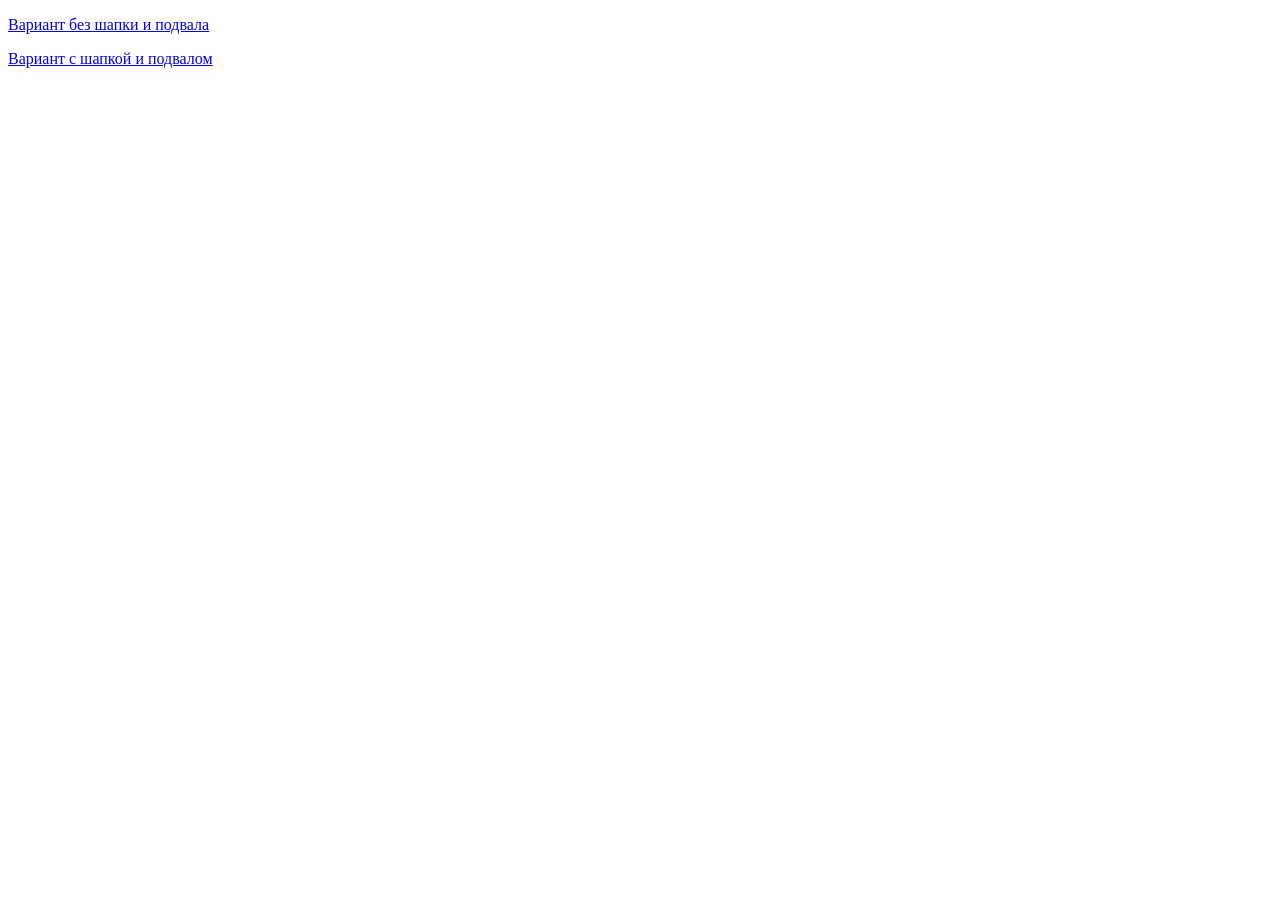
<file: index.html>
<!DOCTYPE html>
<html lang="ru">
<head>
    <meta charset="UTF-8">
</head>
<body>
    <p><a href="landing.html">Вариант без шапки и подвала</a></p>
    <p><a href="landing-full.html">Вариант с шапкой и подвалом</a></p>
</body>
</html>
</file>
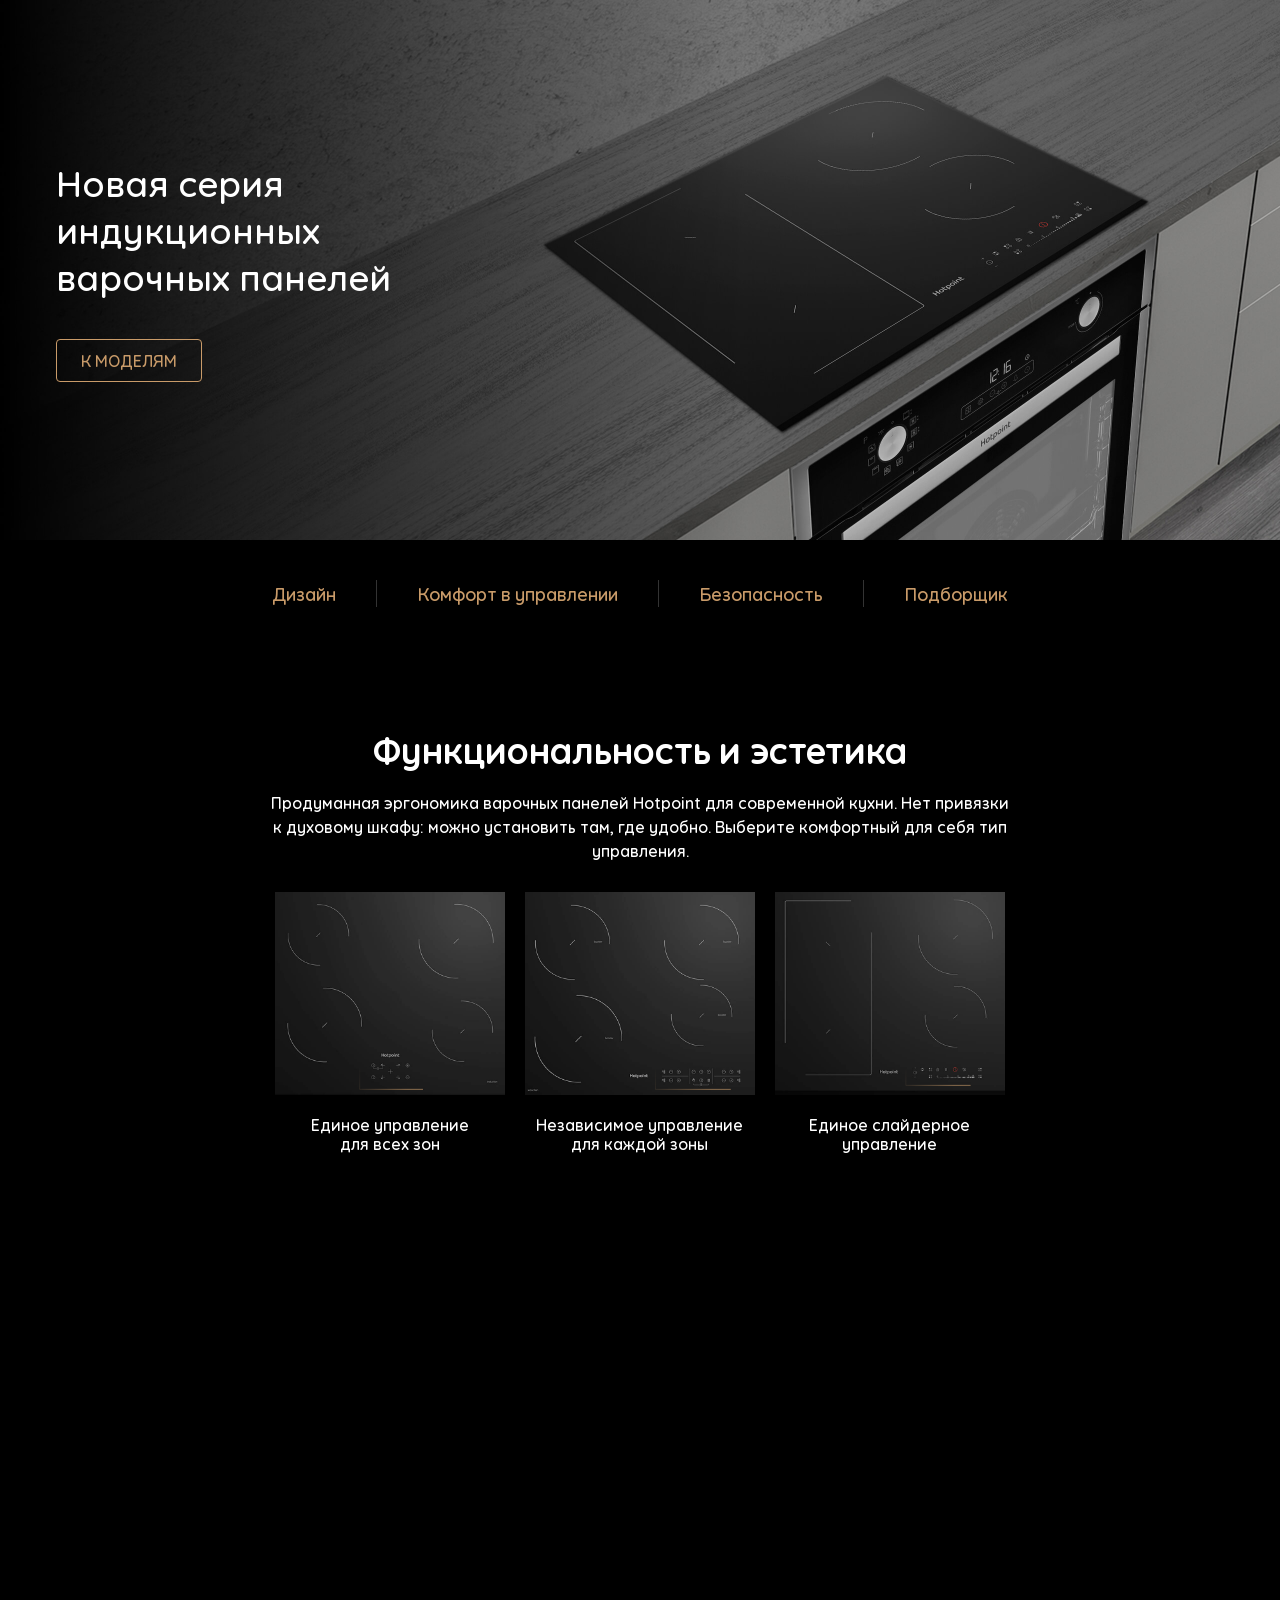
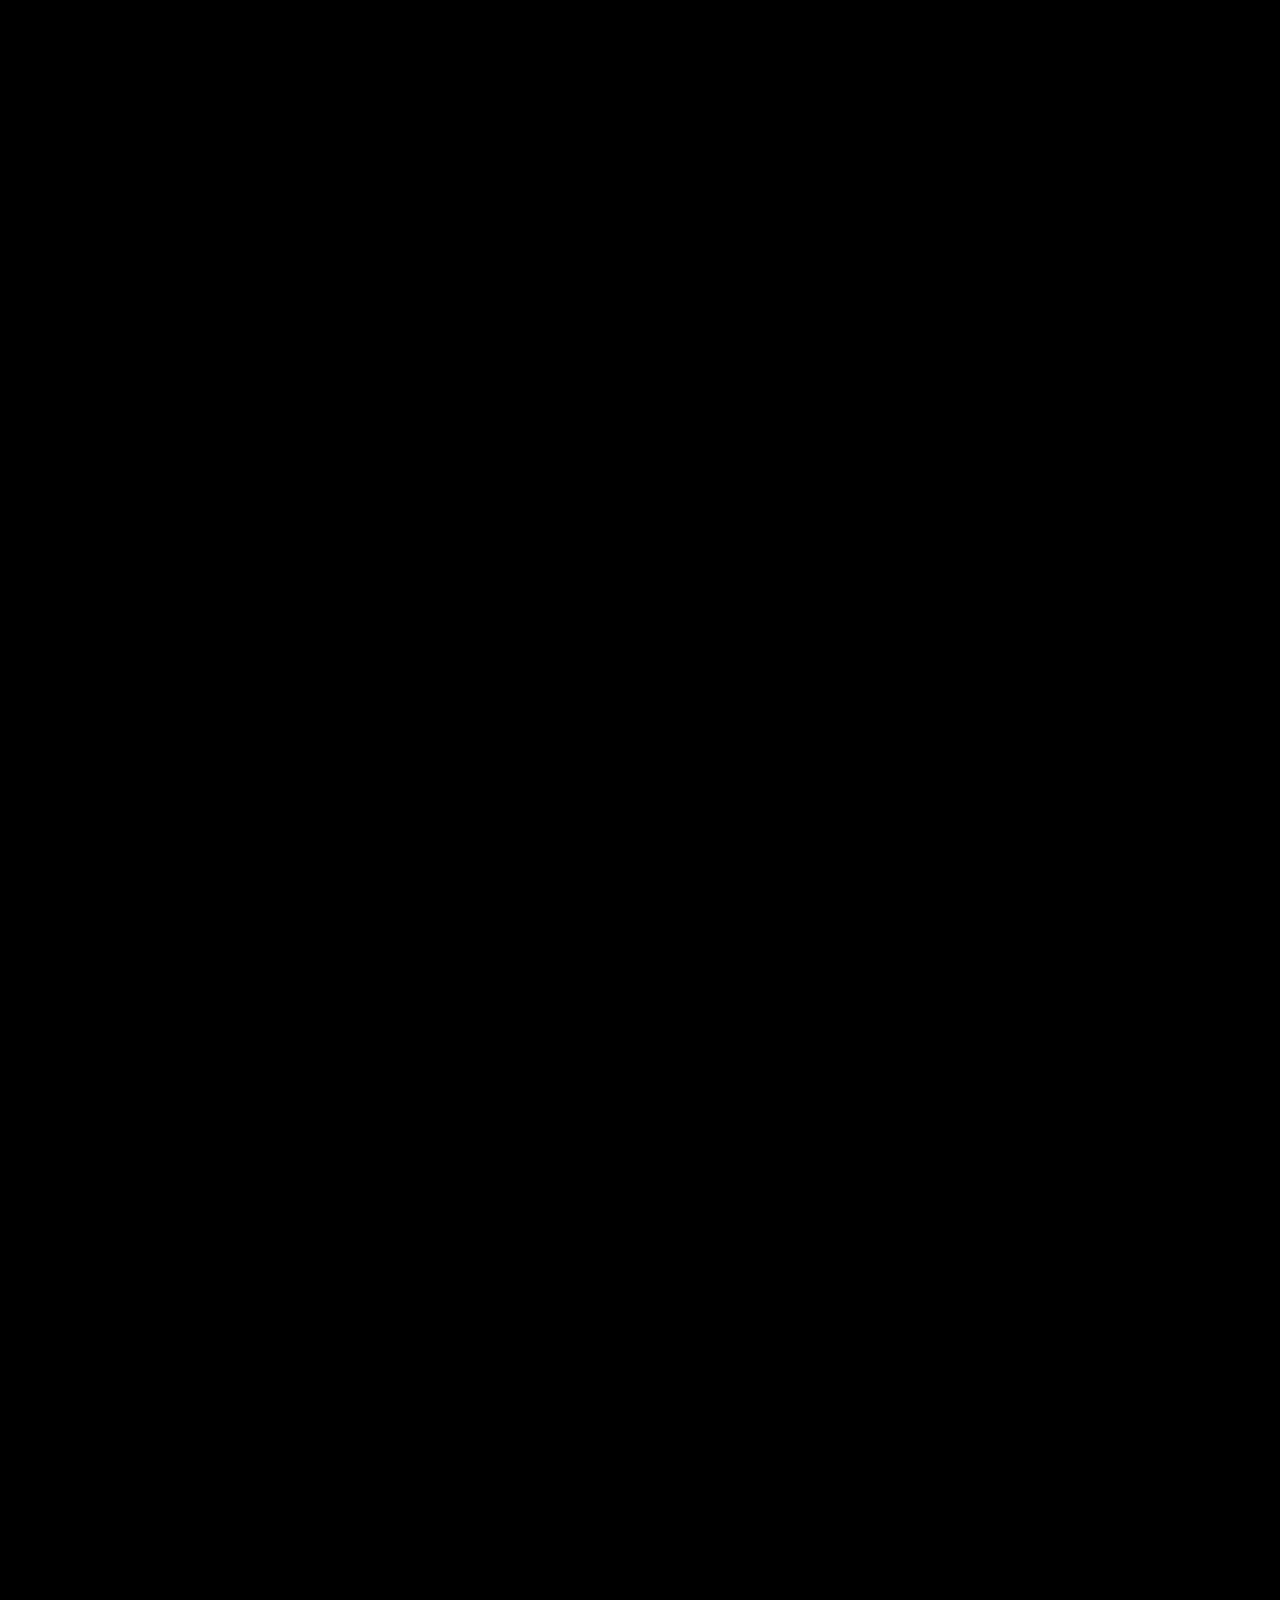
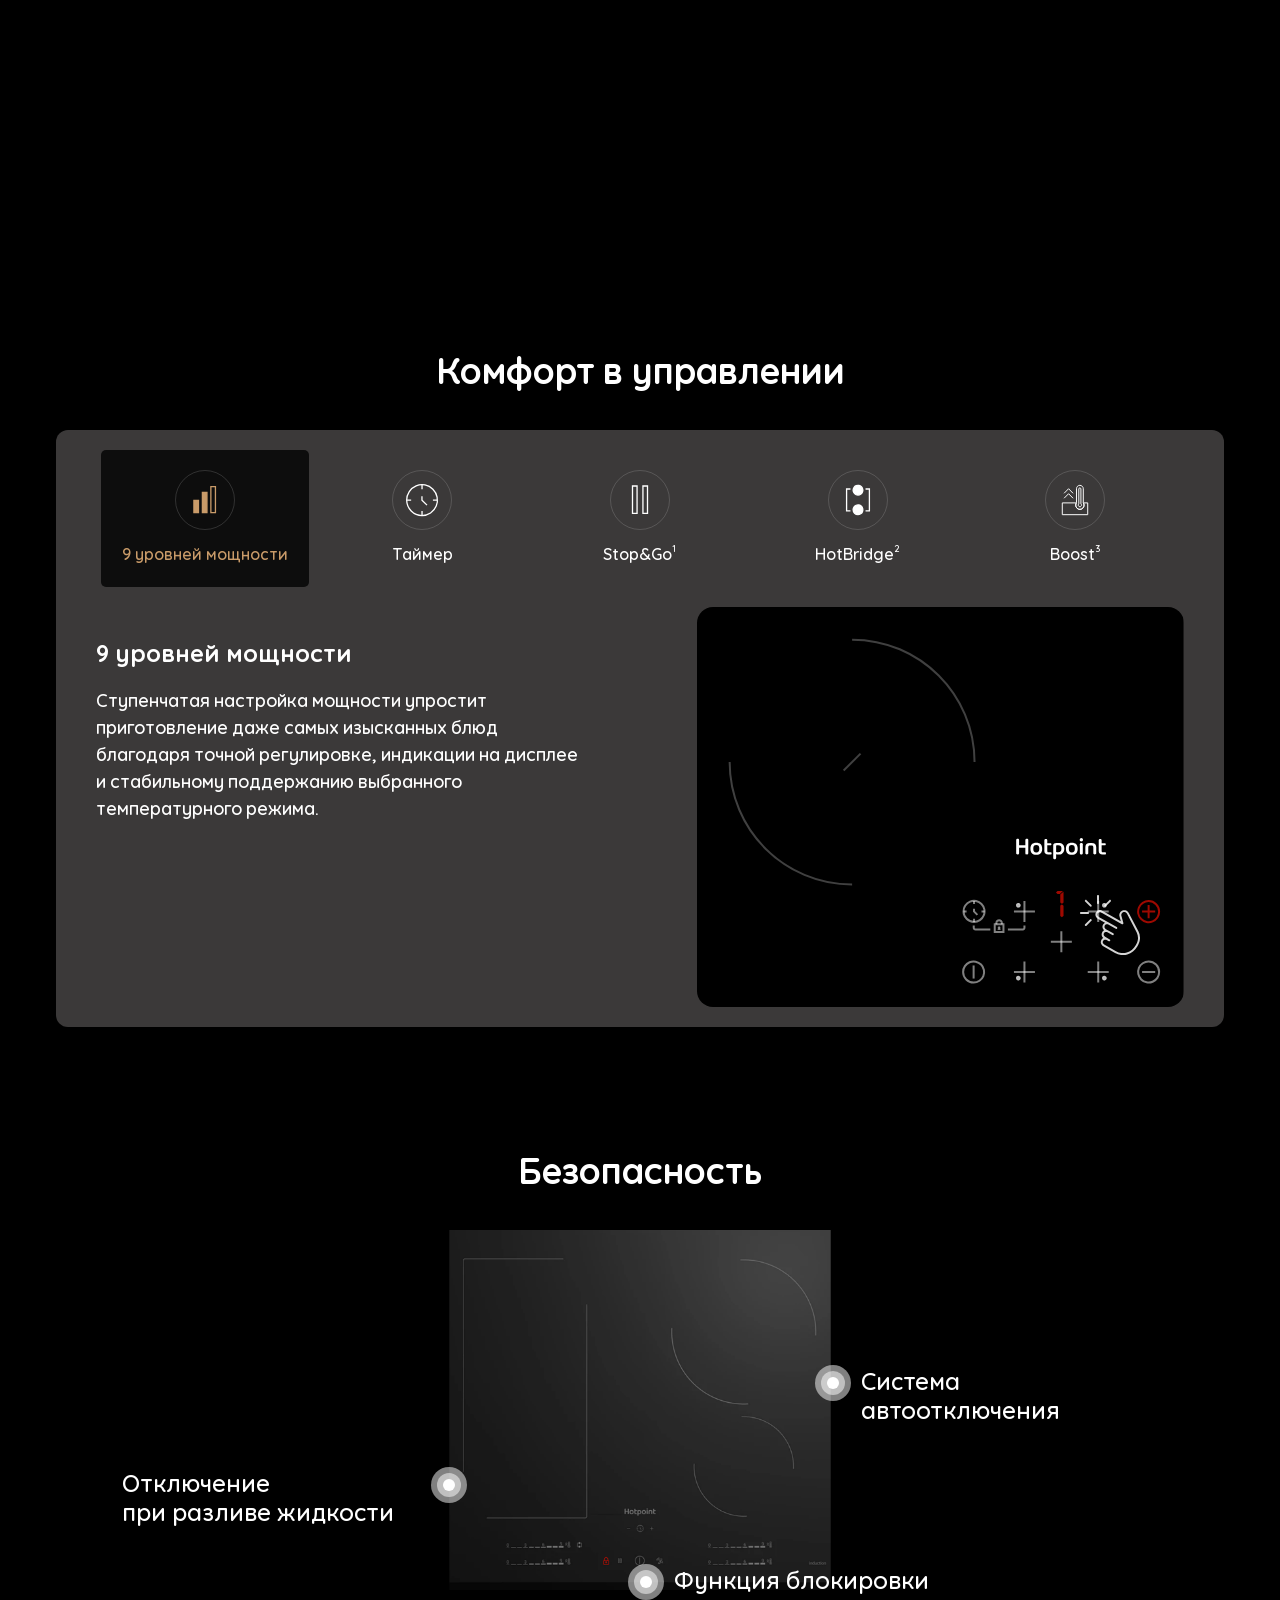
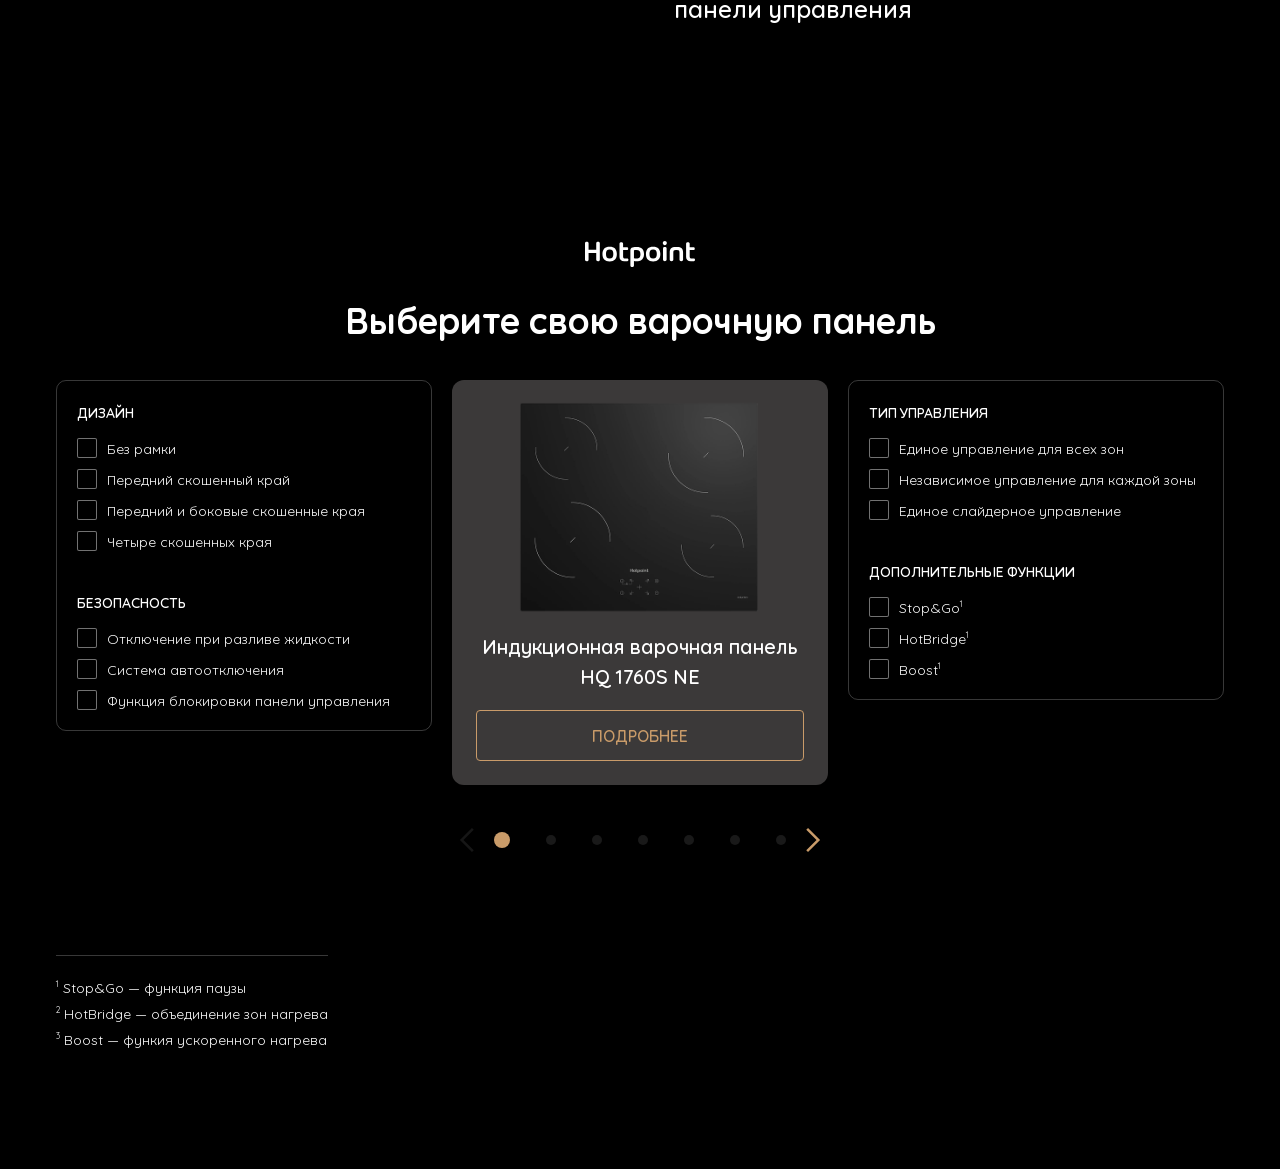
<file: landing.html>
<!DOCTYPE html>
<html lang="ru">
    <head>
        <meta charset="utf-8">
        <title>Hotpoint</title>

        <link rel="stylesheet" href="css/styles.css">
        <link rel="stylesheet" href="js/swiper/swiper-bundle.min.css" />

        <meta http-equiv="x-ua-compatible" content="ie=edge">
        <meta name="viewport" content="width=device-width">
    </head>

    <body style="margin:0; padding:0">

        <!-- land induction wrapper -->
        <div class="land-induction-wrapper">

            <div class="land-induction-welcome">
                <div class="land-induction-container">
                    <div class="land-induction-welcome-title">Новая серия<br> индукционных<br> варочных панелей</div>
                    <div class="land-induction-welcome-btn"><a href="#land-induction-catalogue">К&nbsp;моделям</a></div>
                </div>
            </div>

            <div class="land-induction-menu">
                <div class="land-induction-container">
                    <div class="land-induction-menu-list">
                        <div class="land-induction-menu-item"><a href="#land-induction-design">Дизайн</a></div>
                        <div class="land-induction-menu-sep"></div>
                        <div class="land-induction-menu-item"><a href="#land-induction-comfort">Комфорт в управлении</a></div>
                        <div class="land-induction-menu-sep"></div>
                        <div class="land-induction-menu-item"><a href="#land-induction-security">Безопасность</a></div>
                        <div class="land-induction-menu-sep"></div>
                        <div class="land-induction-menu-item"><a href="#land-induction-catalogue">Подборщик</a></div>
                    </div>
                </div>
            </div>

            <!-- land induction design -->
            <div class="land-induction-design" id="land-induction-design">
                <div class="land-induction-design-container">

                    <div class="land-induction-design-item active">
                        <div class="land-induction-container">
                            <div class="land-induction-design-pre-rext">
                                <div class="land-induction-design-item-title">Функциональность и&nbsp;эстетика</div>
                                <div class="land-induction-design-item-text">Продуманная эргономика варочных панелей Hotpoint для&nbsp;современной кухни. Нет привязки к&nbsp;духовому шкафу: можно установить там, где удобно. Выберите комфортный для&nbsp;себя тип управления.</div>
                            </div>
                            <div class="land-induction-design-item-func">
                                <div class="land-induction-design-item-func-item active">
                                    <div class="land-induction-design-item-func-item-img">
                                        <img src="img/land-induction-design-item-func-1.jpg" alt="">
                                        <div class="land-induction-design-item-func-item-light land-induction-design-item-func-item-light-1"><img src="img/land-induction-design-item-func-1-light.svg" alt=""></div>
                                    </div>
                                    <div class="land-induction-design-item-func-item-title">Единое управление<br> для всех зон</div>
                                </div>
                                <div class="land-induction-design-item-func-item">
                                    <div class="land-induction-design-item-func-item-img">
                                        <img src="img/land-induction-design-item-func-2.jpg" alt="">
                                        <div class="land-induction-design-item-func-item-light land-induction-design-item-func-item-light-2"><img src="img/land-induction-design-item-func-2-light.svg" alt=""></div>
                                    </div>
                                    <div class="land-induction-design-item-func-item-title">Независимое управление<br> для каждой зоны</div>
                                </div>
                                <div class="land-induction-design-item-func-item">
                                    <div class="land-induction-design-item-func-item-img">
                                        <img src="img/land-induction-design-item-func-3.jpg" alt="">
                                        <div class="land-induction-design-item-func-item-light land-induction-design-item-func-item-light-3"><img src="img/land-induction-design-item-func-3-light.svg" alt=""></div>
                                    </div>
                                    <div class="land-induction-design-item-func-item-title">Единое слайдерное<br> управление</div>
                                </div>
                            </div>
                        </div>
                    </div>

                    <div class="land-induction-design-item">
                        <div class="land-induction-container">
                            <div class="land-induction-design-pre-rext">
                                <div class="land-induction-design-item-title">Дизайн, который впечатляет</div>
                                <div class="land-induction-design-item-text">Четкие, графичные линии органично вписываются в&nbsp;интерьер.<br> Выберите удобную для себя вариацию краев панели.</div>
                            </div>
                            <div class="land-induction-design-item-borders">
                                <div class="land-induction-design-item-borders-item active">
                                    <div class="land-induction-design-item-borders-item-img">
                                        <img src="img/land-induction-design-item-borders-1.jpg" alt="">
                                    </div>
                                    <div class="land-induction-design-item-func-item-title">Без рамки</div>
                                </div>
                                <div class="land-induction-design-item-borders-item">
                                    <div class="land-induction-design-item-borders-item-img">
                                        <img src="img/land-induction-design-item-borders-2.jpg" alt="">
                                        <div class="land-induction-design-item-borders-item-light-2"></div>
                                    </div>
                                    <div class="land-induction-design-item-func-item-title">Передний<br> скошенный край</div>
                                </div>
                                <div class="land-induction-design-item-borders-item">
                                    <div class="land-induction-design-item-borders-item-img">
                                        <img src="img/land-induction-design-item-borders-3.jpg" alt="">
                                        <div class="land-induction-design-item-borders-item-light-3-1"></div>
                                        <div class="land-induction-design-item-borders-item-light-3-2"></div>
                                        <div class="land-induction-design-item-borders-item-light-3-3"></div>
                                    </div>
                                    <div class="land-induction-design-item-func-item-title">Передний и боковые<br> скошенные края</div>
                                </div>
                                <div class="land-induction-design-item-borders-item">
                                    <div class="land-induction-design-item-borders-item-img">
                                        <img src="img/land-induction-design-item-borders-4.jpg" alt="">
                                        <div class="land-induction-design-item-borders-item-light-4-1"></div>
                                        <div class="land-induction-design-item-borders-item-light-4-2"></div>
                                        <div class="land-induction-design-item-borders-item-light-4-3"></div>
                                        <div class="land-induction-design-item-borders-item-light-4-4"></div>
                                    </div>
                                    <div class="land-induction-design-item-func-item-title">Четыре скошенных края</div>
                                </div>
                            </div>
                        </div>
                    </div>

                    <div class="land-induction-design-item">
                        <div class="land-induction-container">
                            <div class="land-induction-design-pre-rext">
                                <div class="land-induction-design-item-title">Обновленный дизайн расположения зон нагрева</div>
                                <div class="land-induction-design-item-text">Готовьте все, что захотите: легко размещайте посуду любой формы, сохраняя эффективность нагрева и&nbsp;удобство приготовления.</div>
                            </div>
                            <div class="land-induction-design-item-zones">
                                <div class="land-induction-design-item-zones-panel"><img src="img/land-induction-design-item-zones.jpg" alt=""></div>
                                <div class="land-induction-design-item-zones-crockery land-induction-design-item-zones-crockery-1"><img src="img/land-induction-design-item-zones-crockery-1.png" alt=""></div>
                                <div class="land-induction-design-item-zones-crockery land-induction-design-item-zones-crockery-2"><img src="img/land-induction-design-item-zones-crockery-2.png" alt=""></div>
                                <div class="land-induction-design-item-zones-crockery land-induction-design-item-zones-crockery-3"><img src="img/land-induction-design-item-zones-crockery-3.png" alt=""></div>
                                <div class="land-induction-design-item-zones-crockery land-induction-design-item-zones-crockery-4"><img src="img/land-induction-design-item-zones-crockery-4.png" alt=""></div>
                            </div>
                        </div>
                    </div>

                </div>
            </div>
            <!-- land induction design END -->

            <!-- land induction comfort -->
            <div class="land-induction-comfort" id="land-induction-comfort">
                <div class="land-induction-container">
                    <div class="land-induction-comfort-title">Комфорт в&nbsp;управлении</div>
                    <div class="land-induction-comfort-slider">
                        <div class="land-induction-comfort-slider-list">
                            <div class="land-induction-comfort-slider-item active">
                                <div class="land-induction-comfort-slider-item-title-mobile">9&nbsp;уровней мощности</div>
                                <div class="land-induction-comfort-slider-item-img">
                                    <div class="land-induction-comfort-slider-item-img-bg"><img src="img/land-induction-comfort-1.svg" alt=""></div>
                                    <div class="land-induction-comfort-slider-item-img-handle land-induction-comfort-slider-item-img-handle-1"></div>
                                    <div class="land-induction-comfort-slider-item-1-digit">1</div>
                                </div>
                                <div class="land-induction-comfort-slider-item-info">
                                    <div class="land-induction-comfort-slider-item-title">9&nbsp;уровней мощности</div>
                                    <div class="land-induction-comfort-slider-item-text">Ступенчатая настройка мощности упростит приготовление даже самых изысканных блюд благодаря точной регулировке, индикации на&nbsp;дисплее и&nbsp;стабильному поддержанию выбранного температурного режима.</div>
                                </div>
                            </div>
                            <div class="land-induction-comfort-slider-item">
                                <div class="land-induction-comfort-slider-item-title-mobile">Таймер</div>
                                <div class="land-induction-comfort-slider-item-img">
                                    <div class="land-induction-comfort-slider-item-img-bg"><img src="img/land-induction-comfort-2.svg" alt=""></div>
                                    <div class="land-induction-comfort-slider-item-img-handle land-induction-comfort-slider-item-img-handle-2"></div>
                                    <div class="land-induction-comfort-slider-item-2-digits">00:07</div>
                                </div>
                                <div class="land-induction-comfort-slider-item-info">
                                    <div class="land-induction-comfort-slider-item-title">Таймер</div>
                                    <div class="land-induction-comfort-slider-item-text">Не&nbsp;думать о&nbsp;времени приготовления или строго следовать рецепту легко, если установить таймер. Варочная поверхность самостоятельно отключится точно в&nbsp;нужный момент, а&nbsp;приятный звуковой сигнал оповестит вас, что блюдо готово.</div>
                                </div>
                            </div>
                            <div class="land-induction-comfort-slider-item">
                                <div class="land-induction-comfort-slider-item-title-mobile">Функция паузы Stop&rsquo;n&rsquo;Go<sup>1</sup></div>
                                <div class="land-induction-comfort-slider-item-img">
                                    <div class="land-induction-comfort-slider-item-img-bg"><img src="img/land-induction-comfort-3.svg" alt=""></div>
                                    <div class="land-induction-comfort-slider-item-img-3-pause"><img src="img/land-induction-comfort-3-pause.svg" alt=""></div>
                                    <div class="land-induction-comfort-slider-item-img-handle land-induction-comfort-slider-item-img-handle-3"></div>
                                    <div class="land-induction-comfort-slider-item-img-3-crockery"><img src="img/land-induction-comfort-3-crockery.png" alt=""></div>
                                    <div class="land-induction-comfort-slider-item-img-3-steam"><img src="img/land-induction-comfort-3-steam.png" alt=""></div>
                                </div>
                                <div class="land-induction-comfort-slider-item-info">
                                    <div class="land-induction-comfort-slider-item-title">Функция паузы<br> Stop&rsquo;n&rsquo;Go<sup>1</sup></div>
                                    <div class="land-induction-comfort-slider-item-text">Отлучайтесь с&nbsp;кухни, когда это необходимо. Приостановите нагрев или другие настройки мгновенно, одним касанием&nbsp;&mdash; и&nbsp;сразу для всех активных конфорок. Повторное нажатие на&nbsp;кнопку &laquo;Пауза&raquo; вернет все настройки в&nbsp;исходное положение.</div>
                                    <div class="land-induction-comfort-slider-item-text"><sup>1</sup>Стоп энд гоу</div>
                                </div>
                            </div>
                            <div class="land-induction-comfort-slider-item">
                                <div class="land-induction-comfort-slider-item-title-mobile">Объединение зон<br> нагрева HotBridge<sup>2</sup></div>
                                <div class="land-induction-comfort-slider-item-img">
                                    <div class="land-induction-comfort-slider-item-img-bg"><img src="img/land-induction-comfort-4.svg" alt=""></div>
                                    <div class="land-induction-comfort-slider-item-img-4-ctrl"><img src="img/land-induction-comfort-4-ctrl.svg" alt=""></div>
                                    <div class="land-induction-comfort-slider-item-img-handle land-induction-comfort-slider-item-img-handle-4"></div>
                                    <div class="land-induction-comfort-slider-item-img-4-border"></div>
                                    <div class="land-induction-comfort-slider-item-img-4-crockery"><img src="img/land-induction-comfort-4-crockery.png" alt=""></div>
                                </div>
                                <div class="land-induction-comfort-slider-item-info">
                                    <div class="land-induction-comfort-slider-item-title">Объединение зон нагрева<br> HotBridge<sup>2</sup></div>
                                    <div class="land-induction-comfort-slider-item-text">Пробуйте новое и&nbsp;смело готовьте на&nbsp;большую компанию: с&nbsp;функцией объединения зон нагрева две соседние конфорки образуют единую зону с&nbsp;равномерным, мощным нагревом. Удобно, чтобы тушить мясо в&nbsp;утятнице, готовить большие порции рагу или другие блюда в&nbsp;овальных или прямоугольных формах нестандартных размеров.</div>
                                    <div class="land-induction-comfort-slider-item-text"><sup>2</sup>ХотБридж</div>
                                </div>
                            </div>
                            <div class="land-induction-comfort-slider-item">
                                <div class="land-induction-comfort-slider-item-title-mobile">Функция ускоренного<br> нагрева Boost<sup>3</sup></div>
                                <div class="land-induction-comfort-slider-item-img">
                                    <div class="land-induction-comfort-slider-item-img-bg"><img src="img/land-induction-comfort-5.svg" alt=""></div>
                                    <div class="land-induction-comfort-slider-item-img-handle land-induction-comfort-slider-item-img-handle-5"></div>
                                    <div class="land-induction-comfort-slider-item-img-5-crockery-1"><img src="img/land-induction-comfort-5-crockery-1.png" alt=""></div>
                                    <div class="land-induction-comfort-slider-item-img-5-crockery-2"><img src="img/land-induction-comfort-5-crockery-2.png" alt=""></div>
                                    <div class="land-induction-comfort-slider-item-img-5-crockery-3"><img src="img/land-induction-comfort-5-crockery-3.png" alt=""></div>
                                    <div class="land-induction-comfort-slider-item-img-5-steam"><img src="img/land-induction-comfort-5-steam-1.png" alt=""><img src="img/land-induction-comfort-5-steam-2.png" alt=""><img src="img/land-induction-comfort-5-steam-3.png" alt=""></div>
                                </div>
                                <div class="land-induction-comfort-slider-item-info">
                                    <div class="land-induction-comfort-slider-item-title">Функция ускоренного нагрева<br> Boost<sup>3</sup></div>
                                    <div class="land-induction-comfort-slider-item-text">Не&nbsp;теряйте времени&nbsp;&mdash; с&nbsp;режимом ускоренного нагрева вы&nbsp;сокращаете период разогрева конфорки до&nbsp;считанных секунд. Это поможет не&nbsp;только быстро вскипятить воду, но&nbsp;и&nbsp;начать готовить как можно скорее.</div>
                                    <div class="land-induction-comfort-slider-item-text"><sup>3</sup>Буст</div>
                                </div>
                            </div>
                        </div>
                        <div class="land-induction-comfort-slider-menu">
                            <div class="land-induction-comfort-slider-menu-item active">
                                <div class="land-induction-comfort-slider-menu-item-icon">
                                    <svg viewBox="0 0 92 91" xmlns="http://www.w3.org/2000/svg">
                                        <path d="M36 46H29V65H36V46Z" stroke-width="2" stroke-miterlimit="10" />
                                        <path d="M62 25H55V65H62V25Z" fill="none" stroke-width="2" stroke-miterlimit="10" />
                                        <path d="M49 34H42V65H49V34Z" stroke-width="2" stroke-miterlimit="10" />
                                    </svg>
                                </div>
                                <div class="land-induction-comfort-slider-menu-item-title">9 уровней мощности</div>
                            </div>
                            <div class="land-induction-comfort-slider-menu-item">
                                <div class="land-induction-comfort-slider-menu-item-icon">
                                    <svg viewBox="0 0 92 91" xmlns="http://www.w3.org/2000/svg">
                                        <path d="M46.0472 69.3235C50.7061 69.3268 55.2611 67.9416 59.1362 65.3429C63.0113 62.7442 66.0322 59.0488 67.8166 54.7245C69.601 50.4002 70.0688 45.6414 69.1607 41.0498C68.2526 36.4583 66.0096 32.2405 62.7153 28.9303C59.421 25.6201 55.2234 23.3663 50.6539 22.4539C46.0844 21.5414 41.3482 22.0113 37.0446 23.8043C32.741 25.5973 29.0634 28.6329 26.4772 32.5267C23.8909 36.4204 22.5123 40.9974 22.5156 45.6787C22.5423 51.9415 25.03 57.9401 29.4372 62.3685C33.8445 66.797 39.8145 69.2967 46.0472 69.3235Z" fill="none" stroke-width="2" stroke-miterlimit="10" />
                                        <path d="M46.0469 22.0167V28.8863" fill="none" stroke-width="2" stroke-miterlimit="10" />
                                        <path d="M69.5957 45.6616H62.7422" fill="none" stroke-width="2" stroke-miterlimit="10" />
                                        <path d="M46.0469 69.3232V62.4536" fill="none" stroke-width="2" stroke-miterlimit="10" />
                                        <path d="M22.5 45.6616H29.3535" fill="none" stroke-width="2" stroke-miterlimit="10" />
                                        <path d="M45.9453 39.5723V45.6785L53.6597 53.4132" fill="none" stroke-width="2" stroke-miterlimit="10" />
                                    </svg>
                                </div>
                                <div class="land-induction-comfort-slider-menu-item-title">Таймер</div>
                            </div>
                            <div class="land-induction-comfort-slider-menu-item">
                                <div class="land-induction-comfort-slider-menu-item-icon">
                                    <svg viewBox="0 0 92 91" xmlns="http://www.w3.org/2000/svg">
                                        <path d="M41.5 24H34.5V66H41.5V24Z" fill="none" stroke-width="2" stroke-miterlimit="10" />
                                        <path d="M57.5 24H50.5V66H57.5V24Z" fill="none" stroke-width="2" stroke-miterlimit="10" />
                                    </svg>
                                </div>
                                <div class="land-induction-comfort-slider-menu-item-title">Stop&amp;Go<sup>1</sup></div>
                            </div>
                            <div class="land-induction-comfort-slider-menu-item">
                                <div class="land-induction-comfort-slider-menu-item-icon">
                                    <svg viewBox="0 0 92 91" xmlns="http://www.w3.org/2000/svg">
                                        <path d="M50.1032 36.7024C48.8798 37.5238 47.442 37.9619 45.9715 37.9619C43.9998 37.9619 42.1079 37.1749 40.7122 35.7724C39.3163 34.3699 38.5312 32.4666 38.5312 30.4809C38.5312 29.0003 38.9682 27.5533 39.7864 26.3229C40.6045 25.0927 41.767 24.1345 43.126 23.5688C44.4849 23.0032 45.9799 22.8553 47.4222 23.1436C48.8645 23.4318 50.19 24.1436 51.2309 25.1894C52.2718 26.2354 52.9812 27.5685 53.2687 29.0206C53.5561 30.4727 53.4085 31.9776 52.8448 33.3452C52.281 34.7127 51.3267 35.8809 50.1032 36.7024Z" stroke-width="2" />
                                        <path d="M50.1032 66.7077C48.8798 67.5291 47.442 67.9673 45.9715 67.9673C43.9998 67.9673 42.1079 67.1802 40.7122 65.7778C39.3163 64.3752 38.5312 62.4719 38.5312 60.4863C38.5312 59.0057 38.9682 57.5587 39.7864 56.3283C40.6045 55.098 41.767 54.1398 43.126 53.5742C44.4849 53.0086 45.9799 52.8607 47.4222 53.1489C48.8645 53.4372 50.19 54.1489 51.2309 55.1948C52.2718 56.2407 52.9812 57.5739 53.2687 59.0259C53.5561 60.478 53.4085 61.9832 52.8448 63.3508C52.2811 64.7183 51.3267 65.8863 50.1032 66.7077Z" stroke-width="2" />
                                        <path d="M34.4251 28.6658H28.5V62.1316H34.4251" fill="none" stroke-width="2" stroke-miterlimit="10" />
                                        <path d="M57.5547 62.1316H63.4798V28.6658H57.5547" fill="none" stroke-width="2" stroke-miterlimit="10" />
                                    </svg>
                                </div>
                                <div class="land-induction-comfort-slider-menu-item-title">HotBridge<sup>2</sup></div>
                            </div>
                            <div class="land-induction-comfort-slider-menu-item">
                                <div class="land-induction-comfort-slider-menu-item-icon">
                                    <svg viewBox="0 0 92 91" xmlns="http://www.w3.org/2000/svg">
                                        <path fill-rule="evenodd" clip-rule="evenodd" d="M26.5 49.9491H48.098C47.4581 50.9629 47.1159 52.141 47.1117 53.3453C47.0902 54.3582 47.3033 55.3621 47.7336 56.2761C48.164 57.1901 48.7996 57.9886 49.5894 58.6074C50.3791 59.2262 51.3009 59.6479 52.2804 59.8386C53.26 60.0293 54.27 59.9836 55.229 59.7053C56.188 59.4269 57.0692 58.9237 57.8017 58.2361C58.5342 57.5485 59.0976 56.6958 59.4463 55.7466C59.7951 54.7974 59.9194 53.7782 59.8095 52.7713C59.6995 51.7643 59.3583 50.7976 58.8133 49.9491H65.5V68H26.5V49.9491Z" fill="none" stroke-width="1.5" />
                                        <path d="M53.4952 23C54.8758 23.0089 56.1973 23.5699 57.1735 24.5616C58.1498 25.5533 58.7021 26.8957 58.7108 28.2981V49.7112C59.4535 50.7789 59.8507 52.0548 59.8476 53.3621C59.8476 55.078 59.1766 56.7237 57.9821 57.937C56.7877 59.1503 55.1677 59.8319 53.4785 59.8319C51.7893 59.8319 50.1693 59.1503 48.9749 57.937C47.7805 56.7237 47.1095 55.078 47.1095 53.3621C47.1022 52.0489 47.5127 50.7684 48.2797 49.7112V28.2981C48.2797 26.8929 48.8291 25.5453 49.8073 24.5518C50.7854 23.5582 52.112 23 53.4952 23Z" fill="none" stroke-width="1.5" stroke-miterlimit="10" />
                                        <path fill-rule="evenodd" clip-rule="evenodd" d="M55.0668 51.4942C55.3477 51.7148 55.5752 51.9978 55.7317 52.3216C55.8882 52.6454 55.9695 53.0014 55.9694 53.3621C55.9694 54.0286 55.7088 54.6679 55.2448 55.1392C54.7808 55.6105 54.1516 55.8753 53.4954 55.8753C52.9894 55.8881 52.4919 55.742 52.0708 55.4568C51.6497 55.1716 51.3256 54.7613 51.1427 54.282C50.9598 53.8026 50.927 53.2776 51.0489 52.7786C51.1708 52.2796 51.4414 51.831 51.8237 51.4942V28.5358C51.8237 28.0854 51.9999 27.6535 52.3134 27.335C52.6269 27.0166 53.052 26.8376 53.4954 26.8376C53.9211 26.8636 54.321 27.054 54.6131 27.3697C54.9053 27.6853 55.0675 28.1025 55.0668 28.5358V51.4942Z" fill="none" stroke-width="1.5" stroke-miterlimit="10" />
                                        <path d="M29.3203 42.7828L36.1574 35.8545L43.0279 42.7828" fill="none" stroke-width="1.5" stroke-miterlimit="10" />
                                        <path d="M29.3203 35.1755L36.1574 28.1963L43.0279 35.1755" fill="none" stroke-width="1.5" stroke-miterlimit="10" />
                                    </svg>
                                </div>
                                <div class="land-induction-comfort-slider-menu-item-title">Boost<sup>3</sup></div>
                            </div>
                        </div>
                    </div>
                </div>
            </div>
            <!-- land induction comfort END -->

            <!-- land induction security -->
            <div class="land-induction-security" id="land-induction-security">
                <div class="land-induction-container">
                    <div class="land-induction-security-title">Безопасность</div>
                    <div class="land-induction-security-container">
                        <div class="land-induction-security-img"><img src="img/land-induction-security.png" alt=""></div>
                        <div class="land-induction-security-point land-induction-security-point-1">
                            <div class="land-induction-security-point-icon"></div>
                            <div class="land-induction-security-point-title">Отключение при&nbsp;разливе жидкости</div>
                            <div class="land-induction-security-point-text">Автоматическое выключение при&nbsp;попадании жидкости на&nbsp;сенсорное управление.</div>
                        </div>
                        <div class="land-induction-security-point land-induction-security-point-2">
                            <div class="land-induction-security-point-icon"></div>
                            <div class="land-induction-security-point-title">Функция блокировки панели управления</div>
                            <div class="land-induction-security-point-text">Отключение элементов управления для&nbsp;предотвращения случайных изменений настроек.</div>
                        </div>
                        <div class="land-induction-security-point land-induction-security-point-3">
                            <div class="land-induction-security-point-icon"></div>
                            <div class="land-induction-security-point-title">Система автоотключения</div>
                            <div class="land-induction-security-point-text">Автоматическое выключение после завершения приготовления.</div>
                        </div>
                    </div>
                    <div class="land-induction-security-info-mobile">
                    </div>
                </div>
            </div>
            <!-- land induction security END -->

            <!-- land induction catalogue -->
            <div class="land-induction-catalogue" id="land-induction-catalogue">
                <div class="land-induction-container">
                    <div class="land-induction-catalogue-logo"><img src="img/land-induction-catalogue-logo.svg" alt=""></div>
                    <div class="land-induction-catalogue-title">Выберите свою варочную панель</div>
                    <div class="land-induction-catalogue-container">
                        <div class="land-induction-catalogue-filter-link">
                            <a href="#">
                                <svg width="24" height="25" viewBox="0 0 24 25" fill="none" xmlns="http://www.w3.org/2000/svg"><path d="M13.25 9.25V7.75H16.25V3.75H17.75V7.75H20.75V9.25H13.25ZM16.25 21.25V11.75H17.75V21.25H16.25ZM6.25 21.25V17.25H3.25V15.75H10.75V17.25H7.75V21.25H6.25ZM6.25 13.25V3.75H7.75V13.25H6.25Z" fill="#C99B69" /></svg>
                                Показать Фильтры
                                <span></span>
                            </a>
                        </div>
                        <div class="land-induction-catalogue-filter">
                            <div class="land-induction-catalogue-filter-content">
                                <form action="#" method="post">
                                    <script>
                                        var landInductionCatalogue = [
                                            {
                                                'title'     : 'HQ&nbsp;1760S&nbsp;NE',
                                                'image'     : 'img/catalogue/HQ 1760S NE.png',
                                                'url'       : 'https://hotpoint.ru/product/indukcionnaya-varochnaya-panel-hotpoint-hq1760sne',
                                                'border'    : [true, false, false, false],
                                                'security'  : [true, true, false],
                                                'ctrl'      : [true, false, false],
                                                'comfort'   : [false, false, false],
                                            },
                                            {
                                                'title'     : 'HQ&nbsp;1760S&nbsp;BF',
                                                'image'     : 'img/catalogue/HQ 1760S BF.png',
                                                'url'       : 'https://hotpoint.ru/product/indukcionnaya-varochnaya-panel-hotpoint-hq1760sbf',
                                                'border'    : [false, true, false, false],
                                                'security'  : [true, true, false],
                                                'ctrl'      : [true, false, false],
                                                'comfort'   : [false, false, false],
                                            },
                                            {
                                                'title'     : 'HQ&nbsp;1760S&nbsp;BA',
                                                'image'     : 'img/catalogue/HQ 1760S BA.png',
                                                'url'       : 'https://hotpoint.ru/product/indukcionnaya-varochnaya-panel-hotpoint-hq1760sba',
                                                'border'    : [false, false, true, false],
                                                'security'  : [true, true, false],
                                                'ctrl'      : [true, false, false],
                                                'comfort'   : [false, false, false],
                                            },
                                            {
                                                'title'     : 'HB&nbsp;2560S&nbsp;BA',
                                                'image'     : 'img/catalogue/HB 2560S BA.png',
                                                'url'       : 'https://hotpoint.ru/product/elektricheskaya-varochnaya-panel-hotpoint-hb2560sba',
                                                'border'    : [false, false, false, true],
                                                'security'  : [true, true, true],
                                                'ctrl'      : [false, true, false],
                                                'comfort'   : [true, false, true],
                                            },
                                            {
                                                'title'     : 'HB&nbsp;2560S&nbsp;NE',
                                                'image'     : 'img/catalogue/HB 2560S NE.png',
                                                'url'       : 'https://hotpoint.ru/product/elektricheskaya-varochnaya-panel-hotpoint-hb2560sne',
                                                'border'    : [true, false, false, false],
                                                'security'  : [true, true, true],
                                                'ctrl'      : [false, true, false],
                                                'comfort'   : [true, false, true],
                                            },
                                            {
                                                'title'     : 'HB&nbsp;2560S&nbsp;BF',
                                                'image'     : 'img/catalogue/HB 2560S BF.png',
                                                'url'       : 'https://hotpoint.ru/product/indukcionnaya-varochnaya-panel-hotpoint-hb2560sbf',
                                                'border'    : [false, true, false, false],
                                                'security'  : [true, true, true],
                                                'ctrl'      : [false, true, false],
                                                'comfort'   : [true, false, true],
                                            },
                                            {
                                                'title'     : 'HS&nbsp;3560B&nbsp;BF',
                                                'image'     : 'img/catalogue/HS 3560B BF.png',
                                                'url'       : 'https://hotpoint.ru/induktsionnye-varochnye-paneli',
                                                'border'    : [false, true, false, false],
                                                'security'  : [true, true, true],
                                                'ctrl'      : [false, false, true],
                                                'comfort'   : [true, true, true],
                                            }
                                        ];
                                    </script>
                                    <div class="land-induction-catalogue-filter-left">
                                        <div class="land-induction-catalogue-filter-group">
                                            <div class="land-induction-catalogue-filter-group-title">Дизайн</div>
                                            <div class="land-induction-catalogue-filter-group-selected"></div>
                                            <div class="land-induction-catalogue-filter-group-content">
                                                <div class="land-induction-catalogue-filter-item"><label><input type="checkbox" name="border" value="0"><span>Без рамки</span></label></div>
                                                <div class="land-induction-catalogue-filter-item"><label><input type="checkbox" name="border" value="1"><span>Передний скошенный край</span></label></div>
                                                <div class="land-induction-catalogue-filter-item"><label><input type="checkbox" name="border" value="2"><span>Передний и&nbsp;боковые скошенные края</span></label></div>
                                                <div class="land-induction-catalogue-filter-item"><label><input type="checkbox" name="border" value="3"><span>Четыре скошенных края</span></label></div>
                                            </div>
                                        </div>
                                        <div class="land-induction-catalogue-filter-group">
                                            <div class="land-induction-catalogue-filter-group-title">Безопасность</div>
                                            <div class="land-induction-catalogue-filter-group-selected"></div>
                                            <div class="land-induction-catalogue-filter-group-content">
                                                <div class="land-induction-catalogue-filter-item"><label><input type="checkbox" name="security" value="0"><span>Отключение при разливе жидкости</span></label></div>
                                                <div class="land-induction-catalogue-filter-item"><label><input type="checkbox" name="security" value="1"><span>Система автоотключения</span></label></div>
                                                <div class="land-induction-catalogue-filter-item"><label><input type="checkbox" name="security" value="2"><span>Функция блокировки панели управления</span></label></div>
                                            </div>
                                        </div>
                                    </div>
                                    <div class="land-induction-catalogue-filter-right">
                                        <div class="land-induction-catalogue-filter-group">
                                            <div class="land-induction-catalogue-filter-group-title">Тип управления</div>
                                            <div class="land-induction-catalogue-filter-group-selected"></div>
                                            <div class="land-induction-catalogue-filter-group-content">
                                                <div class="land-induction-catalogue-filter-item"><label><input type="checkbox" name="ctrl" value="0"><span>Единое управление для всех зон</span></label></div>
                                                <div class="land-induction-catalogue-filter-item"><label><input type="checkbox" name="ctrl" value="1"><span>Независимое управление для каждой зоны</span></label></div>
                                                <div class="land-induction-catalogue-filter-item"><label><input type="checkbox" name="ctrl" value="2"><span>Единое слайдерное управление</span></label></div>
                                            </div>
                                        </div>
                                        <div class="land-induction-catalogue-filter-group">
                                            <div class="land-induction-catalogue-filter-group-title">Дополнительные функции</div>
                                            <div class="land-induction-catalogue-filter-group-selected"></div>
                                            <div class="land-induction-catalogue-filter-group-content">
                                                <div class="land-induction-catalogue-filter-item"><label><input type="checkbox" name="comfort" value="0"><span>Stop&amp;Go<em>1</em></span></label></div>
                                                <div class="land-induction-catalogue-filter-item"><label><input type="checkbox" name="comfort" value="1"><span>HotBridge<em>1</em></span></label></div>
                                                <div class="land-induction-catalogue-filter-item"><label><input type="checkbox" name="comfort" value="2"><span>Boost<em>1</em></span></label></div>
                                            </div>
                                        </div>
                                    </div>
                                    <div class="land-induction-catalogue-filter-ctrl">
                                        <div class="land-induction-catalogue-filter-clear"><a href="#"><svg width="16" height="17" viewBox="0 0 16 17" fill="none" xmlns="http://www.w3.org/2000/svg"><path d="M4.265 12.9359L3.5625 12.2334L7.29583 8.50004L3.5625 4.76671L4.265 4.06421L7.99833 7.79754L11.7317 4.06421L12.4342 4.76671L8.70083 8.50004L12.4342 12.2334L11.7317 12.9359L7.99833 9.20254L4.265 12.9359Z" fill="white" fill-opacity="0.5" /></svg>очистить</a></div>
                                        <div class="land-induction-catalogue-filter-submit"><a href="#">Показать</a></div>
                                    </div>
                                </form>
                            </div>
                        </div>
                        <div class="land-induction-catalogue-slider" data-title="Индукционная варочная панель" data-emptyimg="img/land-induction-catalogue-empty.svg" data-emptytitle="К сожалению, по выбранным параметрам ничего не найдено" data-emptytext="Попробуйте применить другие параметры фильтрации">
                            <div class="land-induction-catalogue-slider-inner">
                                <div class="swiper">
                                    <div class="swiper-wrapper">
                                    </div>
                                </div>
                                <div class="land-induction-catalogue-slider-ctrl">
                                    <div class="swiper-button-prev"><svg viewBox="0 0 30 30" fill="none" xmlns="http://www.w3.org/2000/svg"><path d="M19.9759 2.9327L21.75 4.70677L11.4569 14.9999L21.75 25.293L19.9759 27.0671L7.90875 14.9999L19.9759 2.9327Z" /></svg></div>
                                    <div class="swiper-pagination"></div>
                                    <div class="swiper-button-next"><svg viewBox="0 0 30 30" fill="none" xmlns="http://www.w3.org/2000/svg"><path d="M10.0241 27.0673L8.25 25.2932L18.5431 15.0001L8.25 4.70699L10.0241 2.93292L22.0912 15.0001L10.0241 27.0673Z" /></svg></div>
                                </div>
                            </div>
                        </div>
                    </div>
                    <div class="land-induction-catalogue-notice">
                        <div class="land-induction-catalogue-notice-inner">
                            <div class="land-induction-catalogue-notice-item"><sup>1</sup> Stop&amp;Go&nbsp;&mdash; функция паузы</div>
                            <div class="land-induction-catalogue-notice-item"><sup>2</sup> HotBridge&nbsp;&mdash; объединение зон нагрева</div>
                            <div class="land-induction-catalogue-notice-item"><sup>3</sup> Boost&nbsp;&mdash; функия ускоренного нагрева</div>
                        </div>
                    </div>
                </div>
            </div>
            <!-- land induction catalogue END -->

        </div>
        <!-- land induction wrapper END -->

        <script src="js/jquery-3.4.1.min.js"></script>
        <script src="js/swiper/swiper-bundle.min.js"></script>
        <script src="js/tools.js"></script>

    </body>
</html>
</file>
<file: css/styles.css>
@font-face {font-family:Hotpoint; font-weight:400; font-style:normal; font-display:swap; src:url("fonts/Hotpoint/Hotpoint-Regular.ttf") format("truetype")}
@font-face {font-family:Hotpoint; font-weight:500; font-style:normal; font-display:swap; src:url("fonts/Hotpoint/Hotpoint-Medium.ttf") format("truetype")}
@font-face {font-family:Hotpoint; font-weight:700; font-style:normal; font-display:swap; src:url("fonts/Hotpoint/Hotpoint-Bold.ttf") format("truetype")}
@font-face {font-family:DigitalDisplay; font-weight:400; font-style:normal; font-display:swap; src:url("fonts/Digital-Display.ttf") format("truetype")}
@font-face {font-family:JetBrainsMono; font-weight:400; font-style:normal; font-display:swap; src:url("fonts/JetBrainsMono-Regular.ttf") format("truetype")}

.land-induction-wrapper,
.land-induction-wrapper *,
.land-induction-wrapper *::before,
.land-induction-wrapper *::after {outline:none; box-sizing:border-box; font-family:Hotpoint, sans-serif; letter-spacing:0}

.land-induction-wrapper {background:#000000; position:relative; overflow:hidden; width:100%; padding:0 0 120px 0}
.land-induction-wrapper.full {margin-bottom:-160px}

.land-induction-container {margin:0 auto; max-width:1188px; padding:0 10px; width:100%; position:relative}

.land-induction-welcome {position:relative; display:flex; align-items:center; justify-content:center; height:540px; background:url(../img/land-induction-welcome.jpg) no-repeat center top; background-size:auto 540px}
.land-induction-welcome-title {font-weight:500; font-size:36px; line-height:1.3em; color:#FFFFFF}
.land-induction-welcome-btn {margin:40px 0 0 0; display:flex}
.land-induction-welcome-btn a {display:flex; align-items:center; justify-content:center; border:1px solid #C99B69; padding:0 24px; color:#C99B69; font-weight:500; font-size:16px; line-height:16px; height:43px; border-radius:4px; text-decoration:none; transition:background 0.2s, color 0.2s, border-color 0.2s; text-transform:uppercase}
@media (min-width:1188px) {
    .land-induction-welcome-btn a:hover {color:#FFFFFF; border-color:#C99B69; background:#C99B69}
}

@media (max-width:1187px) {
    .land-induction-welcome {display:block; height:540px; padding:40px 0 0 0; text-align:center; background:url(../img/land-induction-welcome-mobile.jpg) no-repeat center bottom; background-size:cover}
    .land-induction-welcome::before {content:""; position:absolute; left:0; top:0; right:0; bottom:0; background:linear-gradient(180deg, rgba(0, 0, 0, 0.9) 0%, rgba(0, 0, 0, 0) 45.45%)}
    .land-induction-welcome-title {font-size:24px; line-height:1.2em}
    .land-induction-welcome-btn {margin:20px 0 0 0; display:block}
}

.land-induction-menu {margin:40px 0 0 0}
.land-induction-menu-list {display:flex; align-items:center; justify-content:center}
.land-induction-menu-item {font-weight:500; font-size:18px; line-height:27px}
.land-induction-menu-item a {color:#C99B69; text-decoration:none; transition:color 0.2s}
@media (min-width:1188px) {
    .land-induction-menu-item a:hover {color:#FFFFFF}
}
.land-induction-menu-sep {margin:0 40px; width:1px; height:27px; background:rgba(255, 255, 255, 0.2)}

@media (max-width:1187px) {
    .land-induction-menu {display:none}
}

.land-induction-design {margin:120px 0 0 0; height:300vh}
.land-induction-design-container {position:relative; height:100vh}
.land-induction-design.fixed .land-induction-design-container {position:fixed; left:0; top:20px; right:0}
.land-induction-wrapper.full .land-induction-design.fixed .land-induction-design-container {top:169px}
.land-induction-design-item {position:absolute; left:0; top:0; right:0; opacity:0; transition:opacity 1s}
.land-induction-design-item.active {opacity:1}
.land-induction-design-item-title {text-align:center; font-weight:bold; font-size:36px; line-height:43px; color:#FFFFFF}
.land-induction-design-item-text {margin:20px auto 0 auto; max-width:648px; text-align:center; font-weight:500; font-size:16px; line-height:1.5em; color:#FFFFFF}
.land-induction-design-item:nth-child(1) .land-induction-design-item-text {max-width:818px}

@media (max-width:1187px) {
    .land-induction-design {margin:40px 0 0 0; height:900vh}
    .land-induction-design.fixed .land-induction-design-container {position:fixed; left:0; top:40px; right:0}
    .land-induction-wrapper.full .land-induction-design.fixed .land-induction-design-container {top:92px}
    .land-induction-design-item-title {font-size:24px; line-height:29px}
    .land-induction-design-item-text {font-size:15px; line-height:23px}
    .land-induction-design-item-text br {display:none}
}

.land-induction-design-item-func {margin:30px auto 0 auto; display:flex; max-width:750px}
.land-induction-design-item-func-item {margin:0 10px; min-width:calc(33.33% - 20px); max-width:calc(33.33% - 20px)}
.land-induction-design-item-func-item-img {position:relative}
.land-induction-design-item-func-item-img img {display:block; width:100%}
.land-induction-design-item-func-item-title {margin:20px 0 0 0; text-align:center; font-weight:500; font-size:16px; line-height:1.2em; color:#FFFFFF}
.land-induction-design-item-func-item-light {position:absolute; transform-origin:left center; transform:scale(0, 1)}
.land-induction-design-item.animate .land-induction-design-item-func-item-light {transform:scale(1, 1)}
.land-induction-design-item-func-item-light-1 {left:36.46%; top:76.56%; width:27.97%; transition:transform 0.5s 1s}
.land-induction-design-item-func-item-light-2 {left:56.62%; top:77.5%; width:33.14%; transition:transform 0.5s 1.2s}
.land-induction-design-item-func-item-light-3 {left:56.62%; top:79.06%; width:28.72%; transition:transform 0.5s 1.4s}

@media (max-width:1187px) {
    .land-induction-design-item-func {margin:30px 0 0 0; display:block; position:relative}
    .land-induction-design-item-func-item {min-width:0; max-width:none; position:absolute; display:flex; flex-direction:column; left:0; top:0; right:0; opacity:0; height:100vh; transition:opacity 1s}
    .land-induction-design-item-func-item.active {opacity:1}
    .land-induction-design-item-func-item-img {width:260px; margin:0 auto}
    .land-induction-design-item-func-item-title {font-size:15px; line-height:18px}
}

.land-induction-design-item-borders {margin:30px auto 0 auto; display:flex; max-width:750px}
.land-induction-design-item-borders-item {margin:0 10px; min-width:calc(25% - 20px); max-width:calc(25% - 20px)}
.land-induction-design-item-borders-item-img {position:relative; overflow:hidden}
.land-induction-design-item-borders-item-img img {display:block; width:100%}
.land-induction-design-item-borders-item-title {margin:20px 0 0 0; text-align:center; font-weight:500; font-size:16px; line-height:1.2em; color:#FFFFFF}
.land-induction-design-item-borders-item-light-2 {position:absolute; left:0; bottom:0; width:200%; height:3px; background:linear-gradient(90deg, rgba(201, 155, 105, 0) 0%, #C99B69 50%, #C99B69 100%); transition:transform 0.5s 1s; transform:translateX(100%)}
.land-induction-design-item.active .land-induction-design-item-borders-item-light-2 {transform:translateX(-50%)}
.land-induction-design-item-borders-item-light-3-1 {position:absolute; left:0; bottom:0; width:200%; height:3px; background:linear-gradient(90deg, rgba(201, 155, 105, 0) 0%, #C99B69 50%, #C99B69 100%); transition:transform 0.5s 1s; transform:translateX(100%)}
.land-induction-design-item.active .land-induction-design-item-borders-item-light-3-1 {transform:translateX(-50%)}
.land-induction-design-item-borders-item-light-3-2 {position:absolute; left:0; top:0; height:200%; width:3px; background:linear-gradient(-180deg, rgba(201, 155, 105, 0) 0%, #C99B69 50%, #C99B69 100%); transition:transform 0.5s 1.25s; transform:translateY(100%)}
.land-induction-design-item.active .land-induction-design-item-borders-item-light-3-2 {transform:translateY(-50%)}
.land-induction-design-item-borders-item-light-3-3 {position:absolute; right:0; top:0; height:200%; width:3px; background:linear-gradient(-180deg, rgba(201, 155, 105, 0) 0%, #C99B69 50%, #C99B69 100%); transition:transform 0.5s 1.25s; transform:translateY(100%)}
.land-induction-design-item.active .land-induction-design-item-borders-item-light-3-3 {transform:translateY(-50%)}
.land-induction-design-item-borders-item-light-4-1 {position:absolute; left:0; bottom:0; width:200%; height:3px; background:linear-gradient(90deg, #C99B69 0%, #C99B69 50%, rgba(201, 155, 105, 0) 100%); transition:transform 0.5s 1s; transform:translateX(-100%)}
.land-induction-design-item.active .land-induction-design-item-borders-item-light-4-1 {transform:translateX(0%)}
.land-induction-design-item-borders-item-light-4-2 {position:absolute; left:0; top:0; height:200%; width:3px; background:linear-gradient(-180deg, rgba(201, 155, 105, 0) 0%, #C99B69 50%, #C99B69 100%); transition:transform 0.5s 1s; transform:translateY(100%)}
.land-induction-design-item.active .land-induction-design-item-borders-item-light-4-2 {transform:translateY(-50%)}
.land-induction-design-item-borders-item-light-4-3 {position:absolute; right:0; top:0; height:200%; width:3px; background:linear-gradient(-180deg, rgba(201, 155, 105, 0) 0%, #C99B69 50%, #C99B69 100%); transition:transform 0.5s 1.25s; transform:translateY(100%)}
.land-induction-design-item.active .land-induction-design-item-borders-item-light-4-3 {transform:translateY(-50%)}
.land-induction-design-item-borders-item-light-4-4 {position:absolute; left:0; top:0; width:200%; height:3px; background:linear-gradient(90deg, #C99B69 0%, #C99B69 50%, rgba(201, 155, 105, 0) 100%); transition:transform 0.5s 1.25s; transform:translateX(-100%)}
.land-induction-design-item.active .land-induction-design-item-borders-item-light-4-4 {transform:translateX(0%)}

@media (max-width:1187px) {
    .land-induction-design-item-borders {margin:30px 0 0 0; display:block; position:relative}
    .land-induction-design-item-borders-item {min-width:0; max-width:none; position:absolute; left:0; top:0; right:0; opacity:0; transition:opacity 1s}
    .land-induction-design-item-borders-item.active {opacity:1}
    .land-induction-design-item-borders-item-img {width:260px; margin:0 auto}
    .land-induction-design-item-borders-item-title {font-size:15px; line-height:18px}
}

.land-induction-design-item-zones {margin:30px auto 0 auto; width:270px; position:relative}
.land-induction-design-item-zones-panel img {display:block; width:100%}
.land-induction-design-item-zones-crockery {position:absolute; left:0; top:0; right:0; bottom:0; opacity:0}
.land-induction-design-item.animate .land-induction-design-item-zones-crockery {opacity:1}
.land-induction-design-item-zones-crockery img {display:block; width:100%}
.land-induction-design-item-zones-crockery-1 {transition:opacity 0.5s 1s}
.land-induction-design-item-zones-crockery-2 {transition:opacity 0.5s 1.2s}
.land-induction-design-item-zones-crockery-3 {transition:opacity 0.5s 1.4s}
.land-induction-design-item-zones-crockery-4 {transition:opacity 0.5s 1.6s}

@media (max-width:1187px) {
    .land-induction-design-item-zones {margin:30px auto 0 auto; width:260px}
}

.land-induction-comfort {margin:120px 0 0 0}
.land-induction-comfort-title {text-align:center; font-weight:bold; font-size:36px; line-height:43px; color:#FFFFFF}
.land-induction-comfort-slider {position:relative; margin:40px 0 0 0; border-radius:12px; background:#3B3939; padding:177px 0 20px 0; overflow:hidden}
.land-induction-comfort-slider-list {position:relative}
@media (min-width:1188px) {
    .land-induction-comfort-slider-list {height:400px !important}
}
.land-induction-comfort-slider-item {position:absolute; left:0; top:0; right:0; opacity:0; padding:0 40px; height:400px; transition:opacity 0.5s; display:flex; align-items:flex-start; justify-content:space-between; flex-direction:row-reverse}
.land-induction-comfort-slider-item.active {opacity:1}
.land-induction-comfort-slider-item-title-mobile {display:none}
.land-induction-comfort-slider-item-img {align-self:flex-end; min-width:487px; max-width:487px; position:relative}
.land-induction-comfort-slider-item-img-bg img {display:block; width:100%; border-radius:16px}
.land-induction-comfort-slider-item-img-handle {position:absolute; width:60px; height:60px; background:url(../img/land-induction-comfort-slider-handle.svg) no-repeat; background-size:100%; animation:handleanimate 1s infinite linear; opacity:0}
@keyframes handleanimate {
    0%, 100% {
        transform: scale(1);
    }
    50% {
        transform: scale(1.05);
    }
}
.land-induction-comfort-slider-item-img-handle-1 {left:434px; top:288px}
.land-induction-comfort-slider-item-1-digit {position:absolute; left:330px; top:274px; width:65px; height:40px; display:flex; align-items:center; justify-content:center; color:#9E0900; font:40px/40px DigitalDisplay, sans-serif}
.land-induction-comfort-slider-item-img-handle-2 {left:284px; top:305px}
.land-induction-comfort-slider-item-2-digits {position:absolute; left:326px; top:200px; width:106px; height:52px; display:flex; align-items:center; justify-content:center; color:#9E0900; font:30px/30px JetBrainsMono, sans-serif}
.land-induction-comfort-slider-item-img-handle-3 {left:314px; top:340px}
.land-induction-comfort-slider-item-img-3-pause {position:absolute; left:0; top:0; right:0; opacity:0}
.land-induction-comfort-slider-item-img-3-pause img {display:block; width:100%}
.land-induction-comfort-slider-item-img-3-crockery {position:absolute; left:0; top:0; right:0}
.land-induction-comfort-slider-item-img-3-crockery img {display:block; width:100%}
.land-induction-comfort-slider-item-img-3-steam {position:absolute; left:0; top:0; right:0}
.land-induction-comfort-slider-item-img-3-steam img {display:block; width:100%}
.land-induction-comfort-slider-item-img-handle-4 {left:273px; top:350px}
.land-induction-comfort-slider-item-img-4-border {position:absolute; left:51px; top:73px; width:148px; height:300px; border:2px dashed #C99B69; opacity:0}
.land-induction-comfort-slider-item-img-4-crockery {position:absolute; left:0; top:0; right:0; opacity:0}
.land-induction-comfort-slider-item-img-4-crockery img {display:block; width:100%}
.land-induction-comfort-slider-item-img-4-ctrl {position:absolute; left:0; top:0; right:0; opacity:0}
.land-induction-comfort-slider-item-img-4-ctrl img {display:block; width:100%}
.land-induction-comfort-slider-item-img-handle-5 {left:387px; top:352px}
.land-induction-comfort-slider-item-img-5-crockery-1 {position:absolute; left:0; top:0; right:0}
.land-induction-comfort-slider-item-img-5-crockery-1 img {display:block; width:100%}
.land-induction-comfort-slider-item-img-5-crockery-2 {position:absolute; left:0; top:0; right:0; opacity:0}
.land-induction-comfort-slider-item-img-5-crockery-2 img {display:block; width:100%}
.land-induction-comfort-slider-item-img-5-crockery-3 {position:absolute; left:0; top:0; right:0; opacity:0}
.land-induction-comfort-slider-item-img-5-crockery-3 img {display:block; width:100%}
.land-induction-comfort-slider-item-img-5-steam {position:absolute; left:0; top:0; right:0}
.land-induction-comfort-slider-item-img-5-steam img {display:block; width:100%; position:absolute; left:0; top:0; opacity:0}
.land-induction-comfort-slider-item-img-5-steam.animate img:nth-child(1) {animation:land-induction-comfort-slider-item-img-5-steam 2s infinite linear}
.land-induction-comfort-slider-item-img-5-steam.animate img:nth-child(2) {animation:land-induction-comfort-slider-item-img-5-steam 2s 1s infinite linear}
.land-induction-comfort-slider-item-img-5-steam.animate img:nth-child(3) {animation:land-induction-comfort-slider-item-img-5-steam 2s 2s infinite linear}
@keyframes land-induction-comfort-slider-item-img-5-steam {
    0%, 100% {
        opacity:0;
    }
    50% {
        opacity:1
    }
}

.land-induction-comfort-slider-item-info {min-width:495px; max-width:495px; padding:30px 0 0 0}
.land-induction-comfort-slider-item-title {font-weight:bold; font-size:24px; line-height:29px; color:#FFFFFF}
.land-induction-comfort-slider-item-title sup {vertical-align:top; font-size:0.6em; line-height:1em; position:relative; top:4px}
.land-induction-comfort-slider-item-text {margin:20px 0 0 0; font-weight:500; font-size:18px; line-height:27px; color:#FFFFFF}
.land-induction-comfort-slider-item-text sup {vertical-align:top; font-size:0.6em; line-height:1em; position:relative; top:4px}
.land-induction-comfort-slider-menu {margin:0; display:flex; position:absolute; left:40px; top:20px; right:40px}
.land-induction-comfort-slider-menu-item {min-width:calc(20% - 10px); max-width:calc(20% - 10px); margin:0 5px; padding:20px 0; transition:background 0.2s; border-radius:5px; cursor:pointer}
.land-induction-comfort-slider-menu-item.active {background:#0D0D0D}
.land-induction-comfort-slider-menu-item-icon {width:60px; margin:0 auto; position:relative}
.land-induction-comfort-slider-menu-item-icon svg {display:block; width:60px; height:60px; fill:#FFFFFF; stroke:#FFFFFF; transition:fill 0.2s, stroke 0.2s}
@media (min-width:1188px) {
    .land-induction-comfort-slider-menu-item:hover .land-induction-comfort-slider-menu-item-icon svg {fill:#C99B69; stroke:#C99B69}
}
.land-induction-comfort-slider-menu-item.active .land-induction-comfort-slider-menu-item-icon svg {fill:#C99B69; stroke:#C99B69}
.land-induction-comfort-slider-menu-item-icon::before {content:""; position:absolute; left:0; top:0; right:0; bottom:0; border:1px solid rgba(255, 255, 255, 0.15); border-radius:50%}
.land-induction-comfort-slider-menu-item-title {margin:10px 0 0 0; text-align:center; font-weight:500; font-size:16px; line-height:27px; color:#FFFFFF; transition:color 0.2s}
@media (min-width:1188px) {
    .land-induction-comfort-slider-menu-item:hover .land-induction-comfort-slider-menu-item-title {color:#C99B69}
}
.land-induction-comfort-slider-menu-item.active .land-induction-comfort-slider-menu-item-title {color:#C99B69}
.land-induction-comfort-slider-menu-item-title sup {vertical-align:top; font-size:0.6em; line-height:1em; position:relative; top:4px}

@media (max-width:1187px) {
    .land-induction-comfort {margin:80px 0 0 0}
    .land-induction-comfort-title {font-size:24px; line-height:29px}
    .land-induction-comfort-slider {position:relative; padding:31.25vw 15px 15px 15px; margin:30px -10px 0 -10px}
    .land-induction-comfort-slider-list {height:auto}
    .land-induction-comfort-slider-item {padding:0; display:block; height:auto}
    .land-induction-comfort-slider-item-title-mobile {display:block; text-align:center; font-size:20px; line-height:24px; font-weight:bold; color:#FFFFFF}
    .land-induction-comfort-slider-item-title-mobile sup {vertical-align:top; font-size:0.6em; line-height:1em; position:relative; top:4px}
    .land-induction-comfort-slider-item-img {min-width:290px; max-width:290px; margin:20px auto 0 auto}
    .land-induction-comfort-slider-item-img-bg img {border-radius:5px}
    .land-induction-comfort-slider-item-img-handle {width:24px; height:24px}
    .land-induction-comfort-slider-item-img-handle-1 {left:260px; top:174px}
    .land-induction-comfort-slider-item-1-digit {left:212px; top:167px; width:auto; height:auto; display:block; font-size:20px; line-height:20px}
    .land-induction-comfort-slider-item-img-handle-2 {left:172px; top:184px}
    .land-induction-comfort-slider-item-2-digits {left:195px; top:119px; width:63px; height:31px; font-size:18px; line-height:20px}
    .land-induction-comfort-slider-item-img-handle-3 {left:195px; top:210px}
    .land-induction-comfort-slider-item-img-handle-4 {left:167px; top:216px}
    .land-induction-comfort-slider-item-img-4-border {left:31px; top:14px; width:88px; height:179px; border-width:1px}
    .land-induction-comfort-slider-item-img-4-crockery {top:-30px}
    .land-induction-comfort-slider-item-img-handle-5 {left:237px; top:215px}
    .land-induction-comfort-slider-item-info {min-width:0; max-width:none; margin:20px 0 0 0; text-align:center; padding:0}
    .land-induction-comfort-slider-item-title {display:none}
    .land-induction-comfort-slider-item-text {margin:15px 0 0 0; font-size:15px; line-height:21px}
    .land-induction-comfort-slider-menu {margin:0; position:absolute; left:15px; top:15px; right:15px}
    .land-induction-comfort-slider-menu-item {min-width:20%; max-width:20%; margin:0; padding:10px 6px}
    .land-induction-comfort-slider-menu-item-icon {width:100%}
    .land-induction-comfort-slider-menu-item-icon svg {width:100%; height:100%}
    .land-induction-comfort-slider-menu-item-title {display:none}
}

.land-induction-security {margin:120px 0 0 0}
.land-induction-security-title {text-align:center; font-weight:bold; font-size:36px; line-height:43px; color:#FFFFFF}
.land-induction-security-container {margin:40px auto 0 auto; width:382px; position:relative}
.land-induction-security-img img {display:block; width:100%}
.land-induction-security-point {position:absolute; cursor:pointer}
.land-induction-security-point-1 {left:-18px; top:237px}
.land-induction-security-point-2 {left:179px; top:334px}
.land-induction-security-point-3 {left:366px; top:135px}
.land-induction-security-point-icon {position:absolute; left:0; top:0; width:36px; height:36px; background:rgba(255, 255, 255, 0.5); border-radius:50%; transition:background 0.2s}
@media (min-width:1188px) {
    .land-induction-security-point:hover .land-induction-security-point-icon {background:rgba(206, 164, 118, 0.5)}
}
.land-induction-security-point-icon::before {content:""; position:absolute; left:6px; top:6px; width:24px; height:24px; background:rgba(255, 255, 255, 0.5); border-radius:50%; transition:background 0.2s}
@media (min-width:1188px) {
    .land-induction-security-point:hover .land-induction-security-point-icon::before {background:rgba(206, 164, 118, 0.5)}
}
.land-induction-security-point-icon::after {content:""; position:absolute; left:12px; top:12px; width:12px; height:12px; background:#FFFFFF; border-radius:50%}
.land-induction-security-point-title {position:absolute; top:0; font-weight:500; font-size:24px; line-height:29px; color:#FFFFFF; padding:0 0 15px 0; transition:color 0.2s}
.land-induction-security-point-1 .land-induction-security-point-title {right:11px; width:298px}
.land-induction-security-point-2 .land-induction-security-point-title {left:46px; width:298px}
.land-induction-security-point-3 .land-induction-security-point-title {left:46px; width:298px}
@media (min-width:1188px) {
    .land-induction-security-point:hover .land-induction-security-point-title {color:#C99B69}
}
.land-induction-security-point-text {position:absolute; top:73px; font-size:14px; line-height:21px; color:#FFFFFF; background:rgba(0, 0, 0, 0.8); border:1px solid rgba(255, 255, 255, 0.2); border-radius:10px; padding:15px; display:none}
@media (min-width:1188px) {
    .land-induction-security-point:hover .land-induction-security-point-text {display:block}
}
.land-induction-security-point-1 .land-induction-security-point-text {right:-24px; width:333px}
.land-induction-security-point-2 .land-induction-security-point-text {left:46px; width:370px}
.land-induction-security-point-3 .land-induction-security-point-text {left:46px; width:271px}
.land-induction-security-info-mobile {display:none}

@media (max-width:1187px) {
    .land-induction-security {margin:80px 0 0 0}
    .land-induction-security-title {font-size:24px; line-height:29px}
    .land-induction-security-container {margin:26px auto 0 auto; width:240px}
    .land-induction-security-point {cursor:pointer}
    .land-induction-security-point.active .land-induction-security-point-icon {background:rgba(206, 164, 118, 0.5)}
    .land-induction-security-point.active .land-induction-security-point-icon::before {background:rgba(206, 164, 118, 0.5)}
    .land-induction-security-point-1 {left:7px; top:137px}
    .land-induction-security-point-2 {left:102px; top:189px}
    .land-induction-security-point-3 {left:224px; top:87px}
    .land-induction-security-point-title {display:none}
    .land-induction-security-point-text {display:none}
    .land-induction-security-info-mobile {margin:19px 20px 0 20px; padding:10px; background:rgba(0, 0, 0, 0.9); border:1px solid rgba(255, 255, 255, 0.2); border-radius:10px}
    .land-induction-security-info-mobile.active {display:block}
    .land-induction-security-info-mobile-title {font-weight:500; font-size:20px; line-height:24px; color:#C99B69}
    .land-induction-security-info-mobile-text {margin:10px 0 0 0; font-size:14px; line-height:21px; color:#FFFFFF}
}

.land-induction-catalogue {margin:239px 0 0 0}
.land-induction-catalogue-logo {display:flex; justify-content:center}
.land-induction-catalogue-logo img {width:142px}
.land-induction-catalogue-title {margin:20px 0 0 0; text-align:center; font-weight:bold; font-size:36px; line-height:43px; color:#FFFFFF}
.land-induction-catalogue-container {margin:40px 0 0 0; position:relative; min-height:475px}
.land-induction-catalogue-filter-link {display:none}
.land-induction-catalogue-filter-left {position:absolute; left:0; top:0; width:376px; border:1px solid rgba(223, 223, 223, 0.25); border-radius:10px; padding:20px}
.land-induction-catalogue-filter-right {position:absolute; right:0; top:0; width:376px; border:1px solid rgba(223, 223, 223, 0.25); border-radius:10px; padding:20px}
.land-induction-catalogue-filter-group {margin:40px 0 0 0}
.land-induction-catalogue-filter-group:first-child {margin:0}
.land-induction-catalogue-filter-group-title {font-weight:500; font-size:14px; line-height:21px; color:#FFFFFF; text-transform:uppercase}
.land-induction-catalogue-filter-group-selected {display:none}
.land-induction-catalogue-filter-group-content {margin:15px 0 0 0}
.land-induction-catalogue-filter-item {margin:10px 0 0 0; display:flex}
.land-induction-catalogue-filter-item:first-child {margin:0}
.land-induction-catalogue-filter-item label {display:flex; cursor:pointer}
.land-induction-catalogue-filter-item label input {display:none}
.land-induction-catalogue-filter-item label span {display:block; position:relative; padding:0 0 0 30px; color:#FFFFFF; font-size:14px; line-height:21px; transition:color 0.2s}
@media (min-width:1188px) {
    .land-induction-catalogue-filter-item label span:hover {color:#C99B69}
}
.land-induction-catalogue-filter-item label span::before {content:""; position:absolute; left:0; top:1px; width:20px; height:20px; border:1px solid rgba(227, 227, 227, 0.5); border-radius:2px; background:url(../img/land-induction-checkbox.svg) no-repeat -999px -999px; transition:background-color 0.2s, border-color 0.2s}
.land-induction-catalogue-filter-item label input:checked+span::before {background-color:#C99B69; border-color:#C99B69; background-position:center}
.land-induction-catalogue-filter-item label span em {font-style:normal; font-size:0.6em; line-height:1em; vertical-align:top; position:relative; top:4px}
.land-induction-catalogue-filter-ctrl {display:none}
.land-induction-catalogue-slider {width:376px; margin:0 auto}
.land-induction-catalogue-slider-item {padding:0 24px 24px 24px; background:#3B3939; border-radius:12px}
.land-induction-catalogue-slider-item-preview {height:260px; display:flex; align-items:center; justify-content:center}
.land-induction-catalogue-slider-item-preview img {display:block; max-width:100%; max-height:100%}
.land-induction-catalogue-slider-item-title {margin:-10px 0 0 0; text-align:center; color:#FFFFFF; font-weight:500; font-size:20px; line-height:30px}
.land-induction-catalogue-slider-item-btn {margin:20px 0 0 0}
.land-induction-catalogue-slider-item-btn a {display:flex; align-items:center; justify-content:center; border:1px solid #C99B69; color:#C99B69; font-weight:500; font-size:16px; line-height:24px; height:51px; border-radius:4px; text-decoration:none; transition:background 0.2s, color 0.2s, border-color 0.2s; text-transform:uppercase}
@media (min-width:1188px) {
    .land-induction-catalogue-slider-item-btn a:hover {color:#FFFFFF; border-color:#C99B69; background:#C99B69}
}
.land-induction-catalogue-slider-empty {padding:24px 20px; border-radius:12px; background:#3B3939}
.land-induction-catalogue-slider-empty-preview {padding:0 23px 0 23px; height:260px; display:flex; align-items:center; justify-content:center}
.land-induction-catalogue-slider-empty-preview img {display:block; max-width:100%; max-height:100%}
.land-induction-catalogue-slider-empty-title {margin:20px 0 0 0; text-align:center; font-weight:500; font-size:16px; line-height:24px; color:#FFFFFF}
.land-induction-catalogue-slider-empty-text {margin:10px auto 0 auto; max-width:220px; text-align:center; font-size:14px; line-height:21px; color:rgba(255, 255, 255, 0.5)}
.land-induction-catalogue-slider-ctrl {margin:40px 0 0 0; display:flex; align-items:center}
.land-induction-catalogue-slider-ctrl .swiper-button-prev,
.land-induction-catalogue-slider-ctrl .swiper-button-next {position:relative; display:block; z-index:2; top:auto; min-width:30px; height:30px; border:none; border-radius:0; margin:0; padding:0; outline:none; -webkit-appearance:none; cursor:pointer; background:transparent; transform:none; opacity:1; box-shadow:none}
.land-induction-catalogue-slider-ctrl .swiper-button-prev::after,
.land-induction-catalogue-slider-ctrl .swiper-button-next::after {display:none}
.land-induction-catalogue-slider-ctrl .swiper-button-prev {left:auto}
.land-induction-catalogue-slider-ctrl .swiper-button-next {right:auto}
.land-induction-catalogue-slider-ctrl .swiper-button-prev svg,
.land-induction-catalogue-slider-ctrl .swiper-button-next svg {display:block; width:30px; height:30px; fill:#C99B69}
.land-induction-catalogue-slider-ctrl .swiper-button-disabled svg {fill:rgba(255, 255, 255, 0.25)}
.land-induction-catalogue-slider-ctrl .swiper-pagination.swiper-pagination-horizontal {display:flex; position:relative; width:100%; margin:0 10px; left:auto; top:auto; right:auto; bottom:auto; align-items:center; justify-content:center}
.land-induction-catalogue-slider-ctrl .swiper-pagination.swiper-pagination-horizontal .swiper-pagination-bullet {display:block; min-width:10px; max-width:10px; height:10px; background:#191919; opacity:1; margin:0 0 0 36px; border-radius:50%; cursor:pointer; position:relative; transition:min-width 0.2s, max-width 0.2s, height 0.2s, background 0.2s}
.land-induction-catalogue-slider-ctrl .swiper-pagination.swiper-pagination-horizontal .swiper-pagination-bullet:first-child {margin:0}
.land-induction-catalogue-slider-ctrl .swiper-pagination.swiper-pagination-horizontal .swiper-pagination-bullet-active {min-width:16px; max-width:16px; height:16px; background:#C99B69; opacity:1}
.land-induction-catalogue-notice {margin:100px 0 0 0; display:flex}
.land-induction-catalogue-notice-inner {border-top:1px solid rgba(223, 223, 223, 0.25); padding:15px 0 0 0; color:#FFFFFF; font-weight:normal; font-size:14px; line-height:1.5em}
.land-induction-catalogue-notice-item {margin:5px 0 0 0}
.land-induction-catalogue-notice-inner sup {font-size:0.6em; line-height:1em; vertical-align:top; position:relative; top:4px}
.land-induction-catalogue-filter-popup {display:none}

@media (max-width:1187px) {
    .land-induction-catalogue {margin:90px 0 0 0}
    .land-induction-catalogue-title {font-size:24px; line-height:36px}
    .land-induction-catalogue-container {margin:20px 0 0 0; min-height:0}
    .land-induction-catalogue-filter {background:#222222; border:1px solid #323232; border-radius:8px; padding:0 15px 15px 15px}
    .land-induction-catalogue.open .land-induction-catalogue-filter {display:none}
    .land-induction-catalogue.open .land-induction-catalogue-filter-link {display:block}
    .land-induction-catalogue-filter-link a {display:flex; align-items:center; justify-content:center; height:51px; border:1px solid #C99B69; border-radius:4px; color:#C99B69; font-weight:500; font-size:16px; line-height:1em; text-transform:uppercase; text-decoration:none}
    .land-induction-catalogue-filter-link a svg {margin:0 10px 0 0}
    .land-induction-catalogue-filter-link a span {margin:0 0 0 10px; display:none; width:24px; height:24px; background:#C99B69; border-radius:50%; align-items:center; justify-content:center; color:#000000; font-weight:500; font-size:12px; line-height:1em}
    .land-induction-catalogue-filter-link a span.active {display:flex}
    .land-induction-catalogue-filter-left {position:relative; left:auto; top:auto; width:auto; border:none; border-radius:0; padding:0}
    .land-induction-catalogue-filter-right {position:relative; right:auto; top:auto; width:auto; border:none; border-radius:0; padding:0; margin:0}
    .land-induction-catalogue-filter-group {margin:0; border-bottom:1px solid rgba(255, 255, 255, 0.1)}
    .land-induction-catalogue-filter-group-title {font-size:14px; line-height:21px; color:#FFFFFF; position:relative; cursor:pointer; transition:color 0.2s; padding:20px 0}
    .land-induction-catalogue-filter-left .land-induction-catalogue-filter-group:first-child .land-induction-catalogue-filter-group-title {padding:15px 0 20px 0}
    .land-induction-catalogue-filter-group-title::after {content:""; display:block; position:absolute; right:0; top:50%; width:7px; height:13px; margin:-6.5px 0 0 0; background:url(../img/land-induction-catalogue-filter-group-title.svg)}
    .land-induction-catalogue-filter-left .land-induction-catalogue-filter-group:first-child .land-induction-catalogue-filter-group-title::after {margin:-8.5px 0 0 0}
    .land-induction-catalogue-filter-group-selected {flex-wrap:wrap; margin:5px 0 20px -5px; display:flex}
    .land-induction-catalogue-filter-group-selected:empty {margin:0}
    .land-induction-catalogue-filter-group-selected span {margin:5px 0 0 5px; padding:1px 6px; font-weight:normal; font-size:12px; line-height:1.5em; color:#FFFFFF; background:#000000; border-radius:2px}
    .land-induction-catalogue-filter-group-selected span em {font-style:normal; vertical-align:top; font-size:0.6em; line-height:1em}
    .land-induction-catalogue-filter-group-content {display:none}
    .land-induction-catalogue-filter-ctrl {display:flex; margin:20px 0 0 0; justify-content:space-between; align-items:center}
    .land-induction-catalogue-filter-clear {display:flex}
    .land-induction-catalogue-filter-clear a {display:flex; align-items:center; font-weight:500; font-size:12px; line-height:1em; text-transform:uppercase; color:rgba(255, 255, 255, 0.5); text-decoration:none}
    .land-induction-catalogue-filter-clear a svg {margin:0 5px 0 0}
    .land-induction-catalogue-filter-submit {display:flex}
    .land-induction-catalogue-filter-submit a {display:flex; align-items:center; height:51px; border:1px solid #C99B69; padding:0 40px; color:#C99B69; text-decoration:none; font-weight:500; font-size:16px; line-height:1em; text-transform:uppercase; border-radius:4px}
    .land-induction-catalogue-slider {display:none; width:auto; margin:20px 0 0 0}
    .land-induction-catalogue.open .land-induction-catalogue-slider {display:block}
    .land-induction-catalogue-slider .swiper {width:auto; height:auto}
    .land-induction-catalogue-slider .swiper-wrapper {display:block; width:auto}
    .land-induction-catalogue-slider .swiper-slide {width:auto !important; margin:10px 0 0 0}
    .land-induction-catalogue-slider-item {padding:0; border-radius:8px; display:flex; align-items:center}
    .land-induction-catalogue-slider-item-preview {height:auto; min-height:0; min-width:160px; max-width:160px}
    .land-induction-catalogue-slider-item-content {margin:0 10px 0 5px}
    .land-induction-catalogue-slider-item-title {margin:0; font-size:12px; line-height:18px; text-align:left}
    .land-induction-catalogue-slider-item-btn {margin:16px 0 0 0}
    .land-induction-catalogue-slider-item-btn a {display:inline; border:none; font-size:10px; line-height:15px; height:auto; border-radius:0}
    .land-induction-catalogue-slider-empty {padding:0; border-radius:8px; display:flex; align-items:center}
    .land-induction-catalogue-slider-empty-preview {min-height:0; min-width:160px; max-width:160px}
    .land-induction-catalogue-slider-empty-title {margin:0; font-size:10px; line-height:15px; text-align:left}
    .land-induction-catalogue-slider-empty-text {margin:10px 0 0 0; font-size:10px; line-height:15px; text-align:left}
    .land-induction-catalogue-slider-ctrl {display:none}
    .land-induction-catalogue-notice {margin:80px 0 0 0; display:block}
    .land-induction-catalogue-filter-popup {position:fixed; left:0; top:0; right:0; bottom:0; z-index:99999; display:none; align-items:flex-end}
    .land-induction-catalogue-filter-popup,
    .land-induction-catalogue-filter-popup *,
    .land-induction-catalogue-filter-popup *::before,
    .land-induction-catalogue-filter-popup *::after {outline:none; box-sizing:border-box; font-family:Hotpoint, sans-serif; letter-spacing:0}
    .land-induction-catalogue-filter-popup-bg {position:absolute; left:0; top:0; right:0; bottom:0; background:rgba(0, 0, 0, 0.7)}
    .land-induction-catalogue-filter-popup-open .land-induction-catalogue-filter-popup {display:flex}
    .land-induction-catalogue-filter-popup-open,
    .land-induction-catalogue-filter-popup-open body {overflow:hidden; position:fixed; left:0; top:0; right:0; bottom:0}
    .land-induction-catalogue-filter-popup-container {width:100%; background:#222222; border:1px solid #323232; padding:15px; border-radius:8px 8px 0 0; position:relative}
    .land-induction-catalogue-filter-popup-header {display:flex; align-items:center; justify-content:space-between}
    .land-induction-catalogue-filter-popup-title {font-weight:500; font-size:14px; line-height:1.5em; color:#FFFFFF; text-transform:uppercase}
    .land-induction-catalogue-filter-popup-close {min-width:24px; height:24px}
    .land-induction-catalogue-filter-popup-close svg {display:block}
    .land-induction-catalogue-filter-popup-form {margin:20px 0 0 0; padding:20px 0; border-top:1px solid rgba(255, 255, 255, 0.1); border-bottom:1px solid rgba(255, 255, 255, 0.1)}
    .land-induction-catalogue-filter-popup-footer {margin:20px 0 0 0; display:flex; align-items:center; justify-content:space-between}
    .land-induction-catalogue-filter-popup-footer-close {display:flex; align-items:center; font-weight:500; font-size:12px; line-height:1em; text-transform:uppercase; color:rgba(255, 255, 255, 0.5); text-decoration:none}
    .land-induction-catalogue-filter-popup-footer-close svg {margin:0 5px 0 0}
    .land-induction-catalogue-filter-popup-footer-apply {display:flex; align-items:center; height:51px; border:1px solid #C99B69; padding:0 40px; color:#C99B69; text-decoration:none; font-weight:500; font-size:16px; line-height:1em; text-transform:uppercase; border-radius:4px}
}
</file>
